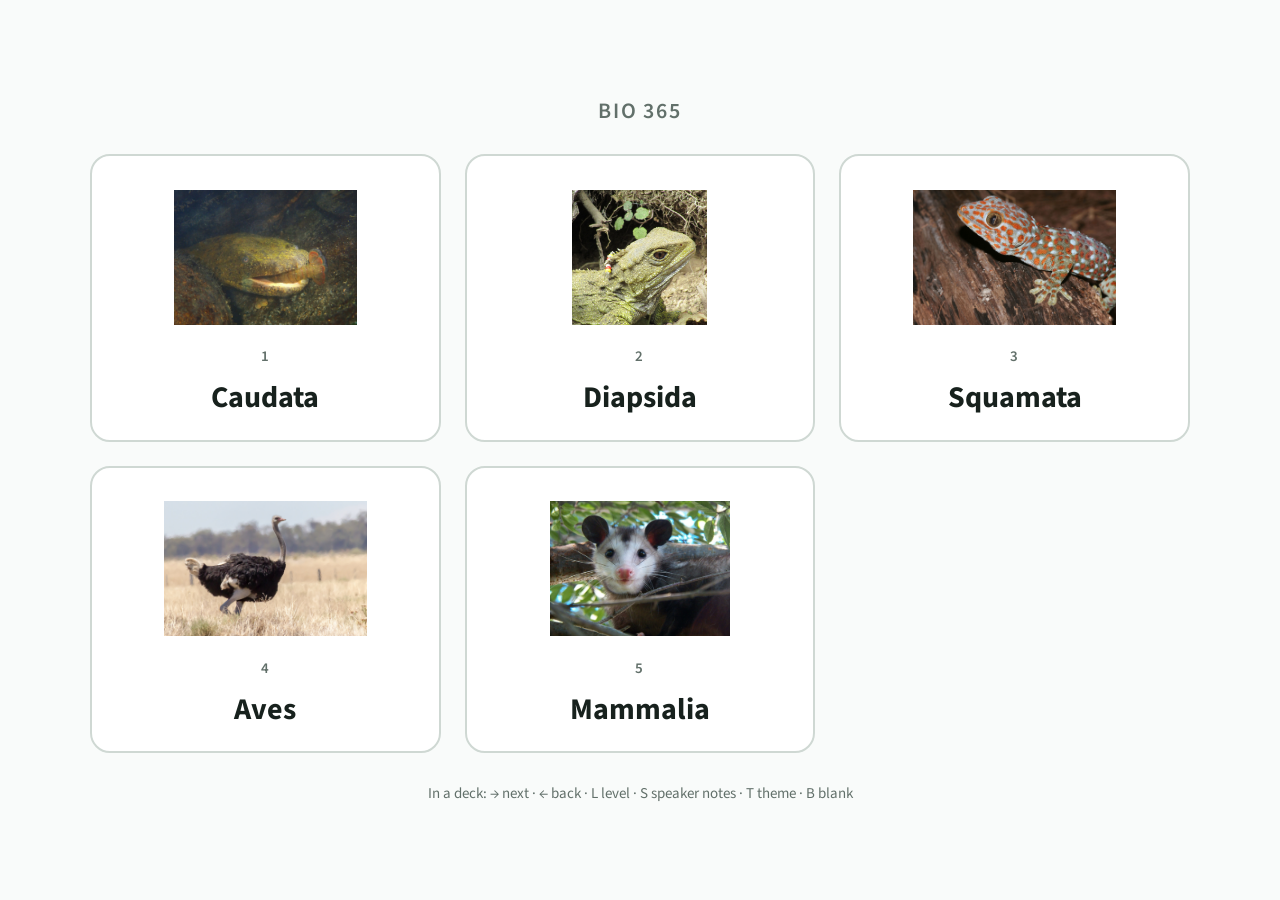
<file: index.html>
<!doctype html>
<html lang="en">
<head>
<meta charset="utf-8">
<meta name="viewport" content="width=device-width, initial-scale=1">
<title>BIO 365 lectures</title>
<meta name="description" content="Five lecture decks for BIO 365 comparative vertebrate anatomy: salamanders, turtles and crocodylians and tuatara, squamates, birds, mammals.">
<link rel="preconnect" href="https://fonts.googleapis.com">
<link rel="preconnect" href="https://fonts.gstatic.com" crossorigin>
<link rel="stylesheet" href="https://fonts.googleapis.com/css2?family=Source+Sans+3:wght@400;600;700&display=swap">
<style>
  :root { --board: #f9fbfa; --card: #ffffff; --ink: #17211d; --muted: #62706a; --rule: #cfd8d3; --accent-ink: #8a6100; color-scheme: light; }
  @media (prefers-color-scheme: dark) {
    :root:not([data-theme="light"]) { --board: #1b2823; --card: #24352e; --ink: #edece3; --muted: #919d97; --rule: #34463e; --accent-ink: #f5d76e; color-scheme: dark; }
  }
  :root[data-theme="dark"] { --board: #1b2823; --card: #24352e; --ink: #edece3; --muted: #919d97; --rule: #34463e; --accent-ink: #f5d76e; color-scheme: dark; }
  *, *::before, *::after { box-sizing: border-box; }
  html, body { margin: 0; min-height: 100%; }
  body { min-height: 100vh; display: grid; place-items: center; padding: 32px 16px; background: var(--board); color: var(--ink); font: 18px/1.4 "Source Sans 3", "Segoe UI", system-ui, sans-serif; }
  main { width: 100%; max-width: 1100px; }
  h1 { margin: 0 0 28px; font-weight: 600; font-size: 22px; letter-spacing: 0.08em; color: var(--muted); text-align: center; }
  .tiles { display: grid; grid-template-columns: repeat(auto-fit, minmax(300px, 1fr)); gap: 24px; }
  .tile { display: flex; flex-direction: column; align-items: center; gap: 14px; padding: 26px 22px 24px; color: var(--ink); text-decoration: none; background: var(--card); border: 2px solid var(--rule); border-radius: 20px; transition: border-color 0.2s, transform 0.2s; }
  .tile:hover { border-color: var(--accent-ink); transform: translateY(-2px); }
  .tile:focus-visible { outline: 3px solid var(--accent-ink); outline-offset: 3px; }
  .pic { height: 150px; width: 100%; display: grid; place-items: center; border-radius: 12px; background: #fff; }
  .pic img { max-height: 135px; max-width: 92%; object-fit: contain; }
  .n { font-weight: 600; font-size: 15px; letter-spacing: 0.08em; color: var(--muted); }
  .name { font-weight: 700; font-size: 30px; line-height: 1.15; text-align: center; }
  .keys { margin: 30px 0 0; font-size: 15px; color: var(--muted); text-align: center; }
  @media (prefers-reduced-motion: reduce) { .tile { transition: none; } .tile:hover { transform: none; } }
</style>
</head>
<body>
<main>
  <h1>BIO 365</h1>
  <nav class="tiles" aria-label="Lectures">
    <a class="tile" href="caudata/"><span class="pic"><img src="caudata/img/ph_Cryptobranchus.jpg" alt=""></span><span class="n">1</span><span class="name">Caudata</span></a>
    <a class="tile" href="diapsida/"><span class="pic"><img src="diapsida/img/ph_Sphenodon.jpg" alt=""></span><span class="n">2</span><span class="name">Diapsida</span></a>
    <a class="tile" href="squamata/"><span class="pic"><img src="squamata/img/ph_Gekko.jpg" alt=""></span><span class="n">3</span><span class="name">Squamata</span></a>
    <a class="tile" href="aves/"><span class="pic"><img src="aves/img/ph_Struthio.jpg" alt=""></span><span class="n">4</span><span class="name">Aves</span></a>
    <a class="tile" href="mammalia/"><span class="pic"><img src="mammalia/img/ph_Didelphis.jpg" alt=""></span><span class="n">5</span><span class="name">Mammalia</span></a>
  </nav>
  <p class="keys">In a deck: → next · ← back · L level · S speaker notes · T theme · B blank</p>
</main>
</body>
</html>
</file>
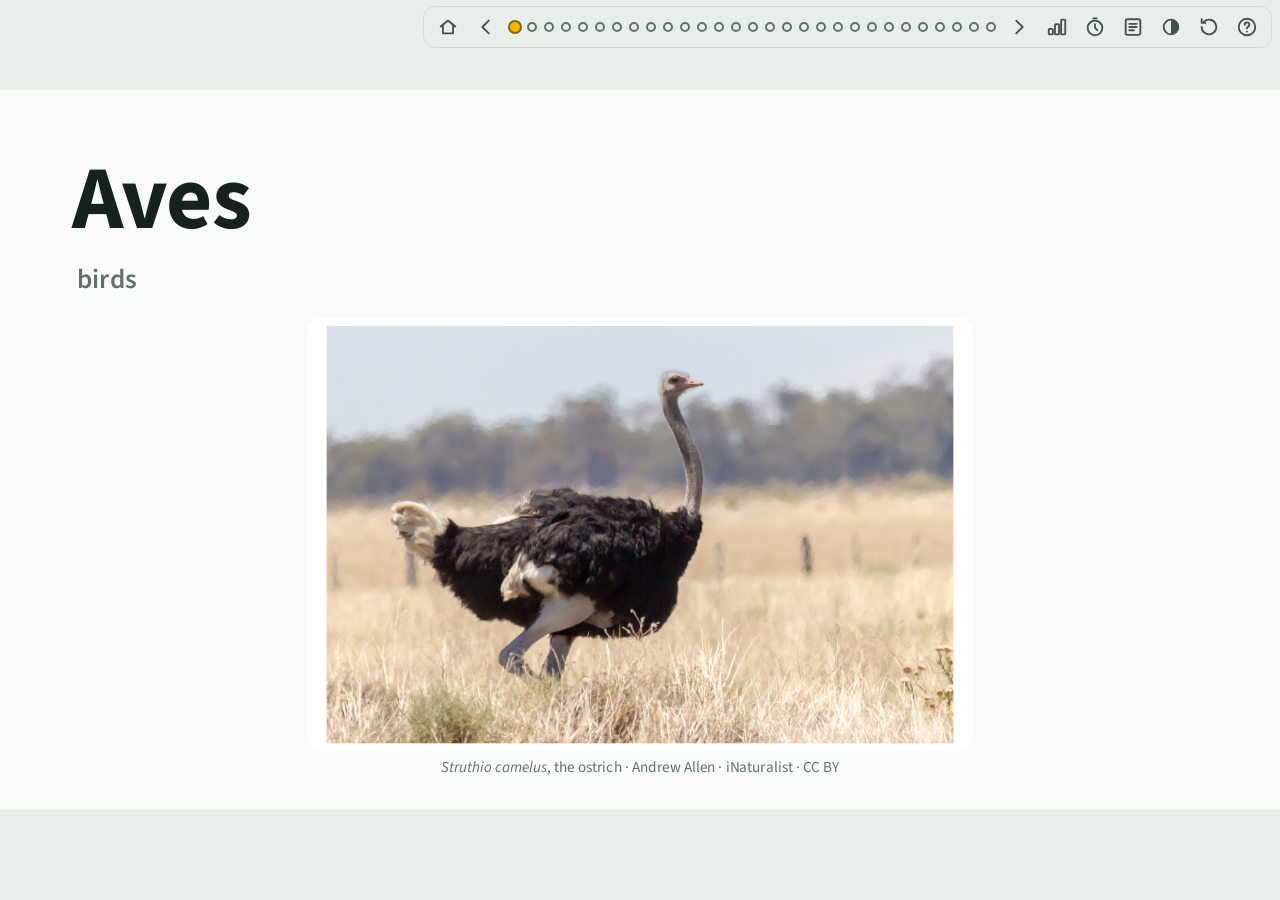
<file: aves/index.html>
<!doctype html>
<html lang="en">
<head>
<meta charset="utf-8">
<meta name="viewport" content="width=device-width, initial-scale=1, viewport-fit=cover">
<title>Aves</title>
<meta name="description" content="BIO 365 lecture 4 of 5: birds.">
<link rel="preconnect" href="https://fonts.googleapis.com">
<link rel="preconnect" href="https://fonts.gstatic.com" crossorigin>
<link rel="stylesheet" href="https://fonts.googleapis.com/css2?family=Source+Sans+3:ital,wght@0,400;0,600;0,700;1,600;1,700&display=swap">
<link rel="stylesheet" href="../shared/css/deck.css">
</head>
<body>
<h1 class="sr-only">Aves</h1>
<main id="stage"></main>

<nav class="ctl" aria-label="Deck">
  <a class="home" href="../" title="All lectures" aria-label="All lectures"><svg viewBox="0 0 24 24"><path d="M4 11.5 12 5l8 6.5M6.5 10v9h11v-9"/></svg></a>
  <span id="clock" class="clock" hidden></span>
  <button type="button" id="prev" title="Back (←)" aria-label="Back"><svg viewBox="0 0 24 24"><path d="M15 5l-7 7 7 7"/></svg></button>
  <div id="dots" class="dots"></div>
  <button type="button" id="next" title="Next (→, space)" aria-label="Next"><svg viewBox="0 0 24 24"><path d="M9 5l7 7-7 7"/></svg></button>
  <button type="button" id="level" data-n="1" title="Level (L)" aria-label="Level"><svg viewBox="0 0 24 24"><rect x="3" y="14" width="4.5" height="6" rx="1" class="l1"/><rect x="9.75" y="9" width="4.5" height="11" rx="1" class="l2"/><rect x="16.5" y="4" width="4.5" height="16" rx="1" class="l3"/></svg></button>
  <button type="button" id="answers" hidden aria-label="Answers"></button>
  <button type="button" id="clockbtn" title="Clock (C)" aria-label="Clock"><svg viewBox="0 0 24 24"><circle cx="12" cy="13" r="8"/><path d="M12 9v4l2.5 2.5M10 2.5h4"/></svg></button>
  <button type="button" id="notesbtn" title="Speaker notes (S)" aria-label="Speaker notes"><svg viewBox="0 0 24 24"><rect x="4" y="3.5" width="16" height="17" rx="2"/><path d="M8 8.5h8M8 12h8M8 15.5h5"/></svg></button>
  <button type="button" id="theme" title="Whiteboard / chalkboard (T)" aria-label="Chalkboard"><svg viewBox="0 0 24 24"><circle cx="12" cy="12" r="8"/><path d="M12 4a8 8 0 0 1 0 16z" class="solid"/></svg></button>
  <button type="button" id="reset" title="Start over (click twice)" aria-label="Start over"><svg viewBox="0 0 24 24"><path d="M4 12a8 8 0 1 0 2.5-5.8"/><path d="M4 3.5v4h4"/></svg></button>
  <button type="button" id="help" title="Keys (?)" aria-label="Keys"><svg viewBox="0 0 24 24"><circle cx="12" cy="12" r="9"/><path d="M9.5 9.5a2.5 2.5 0 1 1 3.5 2.3c-.7.3-1 .9-1 1.7M12 17h.01"/></svg></button>
</nav>

<div id="helpbox" class="helpbox" hidden>
  <dl>
    <dt>→ space</dt><dd>next (clicker: page down)</dd>
    <dt>←</dt><dd>back</dd>
    <dt>[ ]</dt><dd>previous / next slide</dd>
    <dt>L</dt><dd>level: condensed · expanded · full</dd>
    <dt>S</dt><dd>speaker notes in a second window</dd>
    <dt>T · B · C</dt><dd>theme · blank screen · clock</dd>
  </dl>
</div>
<div id="blank" class="blank" hidden></div>
<div class="rotate" aria-hidden="true"><svg viewBox="0 0 24 24"><rect x="7" y="2.5" width="10" height="17" rx="2"/><path d="M20 15a8 8 0 0 1-6 6.5M16.5 21.5l-2.5 0 1-2.4"/></svg></div>

<noscript><p class="noscript">This page needs JavaScript.</p></noscript>
<script src="../shared/js/deck.js"></script>
<script src="../shared/js/parts/util.js"></script>
<script src="../shared/js/parts/intro.js"></script>
<script src="../shared/js/parts/plate.js"></script>
<script src="../shared/js/parts/fig.js"></script>
<script src="../shared/js/coursetree.js"></script>
<script src="../shared/js/parts/tree.js"></script>
<script src="../shared/js/parts/extra.js"></script>
<script src="../shared/js/kit.js"></script>
<script src="js/dims.js"></script>
<script src="js/content.js"></script>
<script>Deck.start(window.DECK);</script>
</body>
</html>
</file>
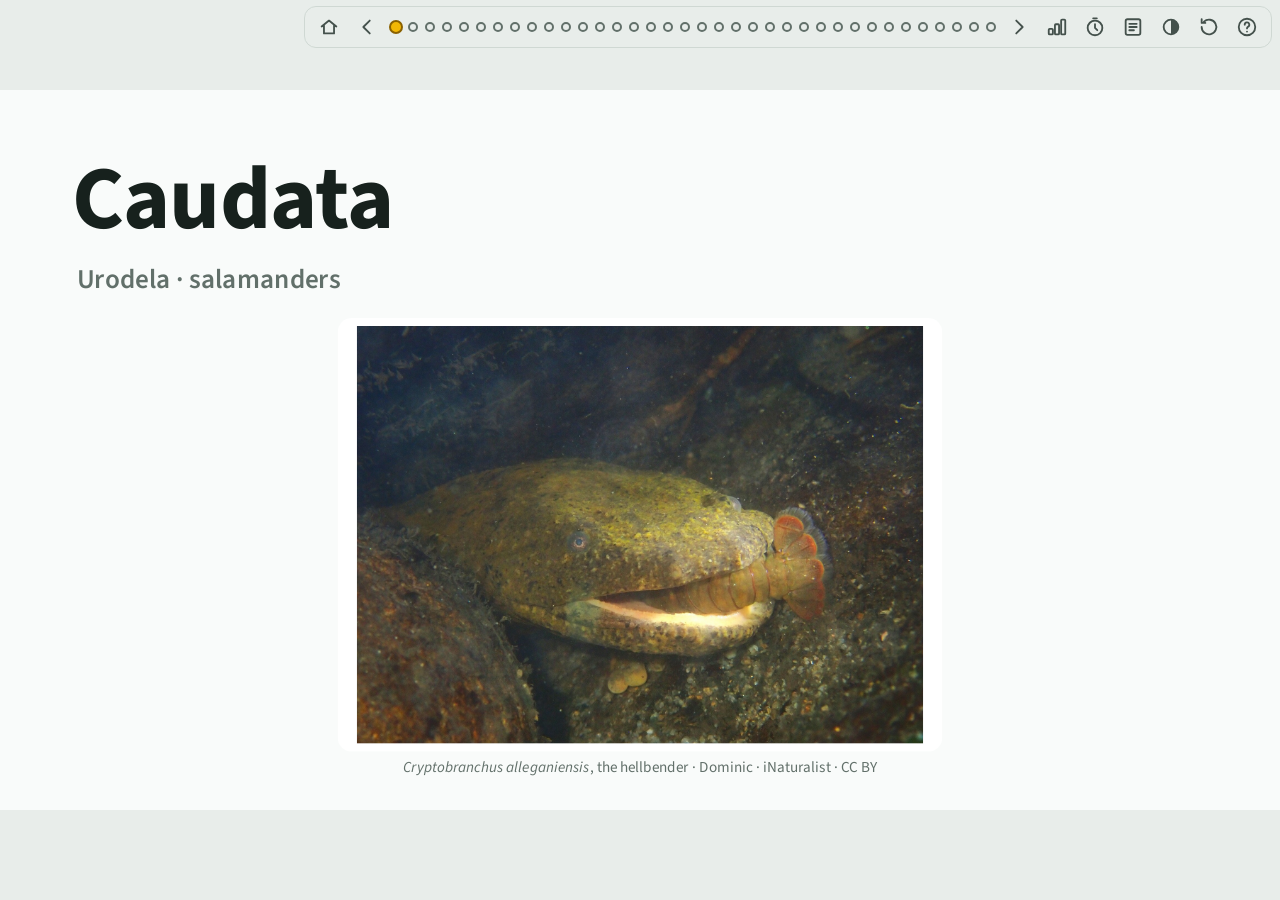
<file: caudata/index.html>
<!doctype html>
<html lang="en">
<head>
<meta charset="utf-8">
<meta name="viewport" content="width=device-width, initial-scale=1, viewport-fit=cover">
<title>Caudata</title>
<meta name="description" content="BIO 365 lecture 1 of 5: salamanders.">
<link rel="preconnect" href="https://fonts.googleapis.com">
<link rel="preconnect" href="https://fonts.gstatic.com" crossorigin>
<link rel="stylesheet" href="https://fonts.googleapis.com/css2?family=Source+Sans+3:ital,wght@0,400;0,600;0,700;1,600;1,700&display=swap">
<link rel="stylesheet" href="../shared/css/deck.css">
</head>
<body>
<h1 class="sr-only">Caudata</h1>
<main id="stage"></main>

<nav class="ctl" aria-label="Deck">
  <a class="home" href="../" title="All lectures" aria-label="All lectures"><svg viewBox="0 0 24 24"><path d="M4 11.5 12 5l8 6.5M6.5 10v9h11v-9"/></svg></a>
  <span id="clock" class="clock" hidden></span>
  <button type="button" id="prev" title="Back (←)" aria-label="Back"><svg viewBox="0 0 24 24"><path d="M15 5l-7 7 7 7"/></svg></button>
  <div id="dots" class="dots"></div>
  <button type="button" id="next" title="Next (→, space)" aria-label="Next"><svg viewBox="0 0 24 24"><path d="M9 5l7 7-7 7"/></svg></button>
  <button type="button" id="level" data-n="1" title="Level (L)" aria-label="Level"><svg viewBox="0 0 24 24"><rect x="3" y="14" width="4.5" height="6" rx="1" class="l1"/><rect x="9.75" y="9" width="4.5" height="11" rx="1" class="l2"/><rect x="16.5" y="4" width="4.5" height="16" rx="1" class="l3"/></svg></button>
  <button type="button" id="answers" hidden aria-label="Answers"></button>
  <button type="button" id="clockbtn" title="Clock (C)" aria-label="Clock"><svg viewBox="0 0 24 24"><circle cx="12" cy="13" r="8"/><path d="M12 9v4l2.5 2.5M10 2.5h4"/></svg></button>
  <button type="button" id="notesbtn" title="Speaker notes (S)" aria-label="Speaker notes"><svg viewBox="0 0 24 24"><rect x="4" y="3.5" width="16" height="17" rx="2"/><path d="M8 8.5h8M8 12h8M8 15.5h5"/></svg></button>
  <button type="button" id="theme" title="Whiteboard / chalkboard (T)" aria-label="Chalkboard"><svg viewBox="0 0 24 24"><circle cx="12" cy="12" r="8"/><path d="M12 4a8 8 0 0 1 0 16z" class="solid"/></svg></button>
  <button type="button" id="reset" title="Start over (click twice)" aria-label="Start over"><svg viewBox="0 0 24 24"><path d="M4 12a8 8 0 1 0 2.5-5.8"/><path d="M4 3.5v4h4"/></svg></button>
  <button type="button" id="help" title="Keys (?)" aria-label="Keys"><svg viewBox="0 0 24 24"><circle cx="12" cy="12" r="9"/><path d="M9.5 9.5a2.5 2.5 0 1 1 3.5 2.3c-.7.3-1 .9-1 1.7M12 17h.01"/></svg></button>
</nav>

<div id="helpbox" class="helpbox" hidden>
  <dl>
    <dt>→ space</dt><dd>next (clicker: page down)</dd>
    <dt>←</dt><dd>back</dd>
    <dt>[ ]</dt><dd>previous / next slide</dd>
    <dt>L</dt><dd>level: condensed · expanded · full</dd>
    <dt>S</dt><dd>speaker notes in a second window</dd>
    <dt>T · B · C</dt><dd>theme · blank screen · clock</dd>
  </dl>
</div>
<div id="blank" class="blank" hidden></div>
<div class="rotate" aria-hidden="true"><svg viewBox="0 0 24 24"><rect x="7" y="2.5" width="10" height="17" rx="2"/><path d="M20 15a8 8 0 0 1-6 6.5M16.5 21.5l-2.5 0 1-2.4"/></svg></div>

<noscript><p class="noscript">This page needs JavaScript.</p></noscript>
<script src="../shared/js/deck.js"></script>
<script src="../shared/js/parts/util.js"></script>
<script src="../shared/js/parts/intro.js"></script>
<script src="../shared/js/parts/plate.js"></script>
<script src="../shared/js/parts/fig.js"></script>
<script src="../shared/js/coursetree.js"></script>
<script src="../shared/js/parts/tree.js"></script>
<script src="../shared/js/parts/extra.js"></script>
<script src="../shared/js/kit.js"></script>
<script src="js/dims.js"></script>
<script src="js/content.js"></script>
<script>Deck.start(window.DECK);</script>
</body>
</html>
</file>
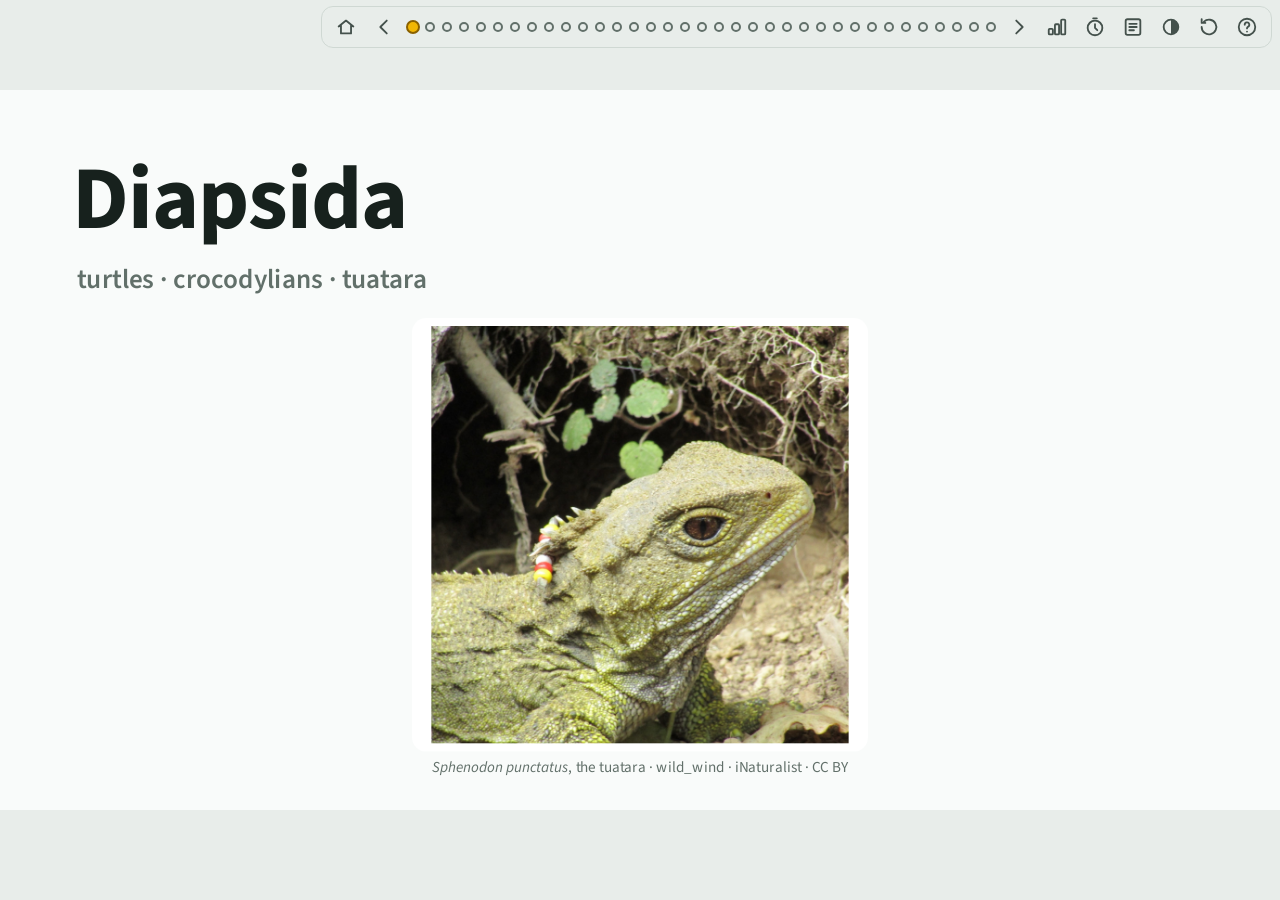
<file: diapsida/index.html>
<!doctype html>
<html lang="en">
<head>
<meta charset="utf-8">
<meta name="viewport" content="width=device-width, initial-scale=1, viewport-fit=cover">
<title>Diapsida</title>
<meta name="description" content="BIO 365 lecture 2 of 5: Testudines, Crocodylia and Sphenodon.">
<link rel="preconnect" href="https://fonts.googleapis.com">
<link rel="preconnect" href="https://fonts.gstatic.com" crossorigin>
<link rel="stylesheet" href="https://fonts.googleapis.com/css2?family=Source+Sans+3:ital,wght@0,400;0,600;0,700;1,600;1,700&display=swap">
<link rel="stylesheet" href="../shared/css/deck.css">
</head>
<body>
<h1 class="sr-only">Diapsida</h1>
<main id="stage"></main>

<nav class="ctl" aria-label="Deck">
  <a class="home" href="../" title="All lectures" aria-label="All lectures"><svg viewBox="0 0 24 24"><path d="M4 11.5 12 5l8 6.5M6.5 10v9h11v-9"/></svg></a>
  <span id="clock" class="clock" hidden></span>
  <button type="button" id="prev" title="Back (←)" aria-label="Back"><svg viewBox="0 0 24 24"><path d="M15 5l-7 7 7 7"/></svg></button>
  <div id="dots" class="dots"></div>
  <button type="button" id="next" title="Next (→, space)" aria-label="Next"><svg viewBox="0 0 24 24"><path d="M9 5l7 7-7 7"/></svg></button>
  <button type="button" id="level" data-n="1" title="Level (L)" aria-label="Level"><svg viewBox="0 0 24 24"><rect x="3" y="14" width="4.5" height="6" rx="1" class="l1"/><rect x="9.75" y="9" width="4.5" height="11" rx="1" class="l2"/><rect x="16.5" y="4" width="4.5" height="16" rx="1" class="l3"/></svg></button>
  <button type="button" id="answers" hidden aria-label="Answers"></button>
  <button type="button" id="clockbtn" title="Clock (C)" aria-label="Clock"><svg viewBox="0 0 24 24"><circle cx="12" cy="13" r="8"/><path d="M12 9v4l2.5 2.5M10 2.5h4"/></svg></button>
  <button type="button" id="notesbtn" title="Speaker notes (S)" aria-label="Speaker notes"><svg viewBox="0 0 24 24"><rect x="4" y="3.5" width="16" height="17" rx="2"/><path d="M8 8.5h8M8 12h8M8 15.5h5"/></svg></button>
  <button type="button" id="theme" title="Whiteboard / chalkboard (T)" aria-label="Chalkboard"><svg viewBox="0 0 24 24"><circle cx="12" cy="12" r="8"/><path d="M12 4a8 8 0 0 1 0 16z" class="solid"/></svg></button>
  <button type="button" id="reset" title="Start over (click twice)" aria-label="Start over"><svg viewBox="0 0 24 24"><path d="M4 12a8 8 0 1 0 2.5-5.8"/><path d="M4 3.5v4h4"/></svg></button>
  <button type="button" id="help" title="Keys (?)" aria-label="Keys"><svg viewBox="0 0 24 24"><circle cx="12" cy="12" r="9"/><path d="M9.5 9.5a2.5 2.5 0 1 1 3.5 2.3c-.7.3-1 .9-1 1.7M12 17h.01"/></svg></button>
</nav>

<div id="helpbox" class="helpbox" hidden>
  <dl>
    <dt>→ space</dt><dd>next (clicker: page down)</dd>
    <dt>←</dt><dd>back</dd>
    <dt>[ ]</dt><dd>previous / next slide</dd>
    <dt>L</dt><dd>level: condensed · expanded · full</dd>
    <dt>S</dt><dd>speaker notes in a second window</dd>
    <dt>T · B · C</dt><dd>theme · blank screen · clock</dd>
  </dl>
</div>
<div id="blank" class="blank" hidden></div>
<div class="rotate" aria-hidden="true"><svg viewBox="0 0 24 24"><rect x="7" y="2.5" width="10" height="17" rx="2"/><path d="M20 15a8 8 0 0 1-6 6.5M16.5 21.5l-2.5 0 1-2.4"/></svg></div>

<noscript><p class="noscript">This page needs JavaScript.</p></noscript>
<script src="../shared/js/deck.js"></script>
<script src="../shared/js/parts/util.js"></script>
<script src="../shared/js/parts/intro.js"></script>
<script src="../shared/js/parts/plate.js"></script>
<script src="../shared/js/parts/fig.js"></script>
<script src="../shared/js/coursetree.js"></script>
<script src="../shared/js/parts/tree.js"></script>
<script src="../shared/js/parts/extra.js"></script>
<script src="../shared/js/kit.js"></script>
<script src="js/dims.js"></script>
<script src="js/content.js"></script>
<script>Deck.start(window.DECK);</script>
</body>
</html>
</file>
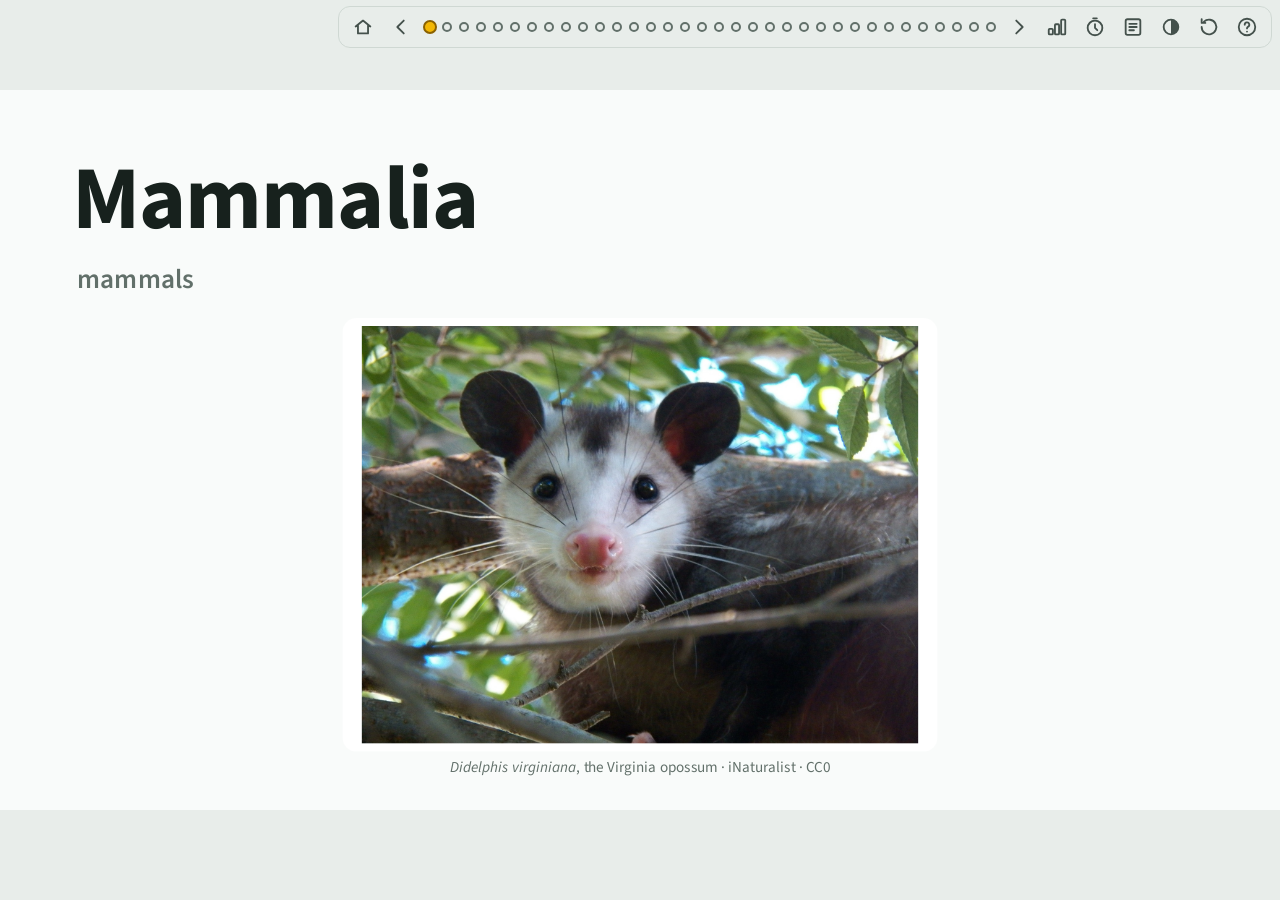
<file: mammalia/index.html>
<!doctype html>
<html lang="en">
<head>
<meta charset="utf-8">
<meta name="viewport" content="width=device-width, initial-scale=1, viewport-fit=cover">
<title>Mammalia</title>
<meta name="description" content="BIO 365 lecture 5 of 5: mammals.">
<link rel="preconnect" href="https://fonts.googleapis.com">
<link rel="preconnect" href="https://fonts.gstatic.com" crossorigin>
<link rel="stylesheet" href="https://fonts.googleapis.com/css2?family=Source+Sans+3:ital,wght@0,400;0,600;0,700;1,600;1,700&display=swap">
<link rel="stylesheet" href="../shared/css/deck.css">
</head>
<body>
<h1 class="sr-only">Mammalia</h1>
<main id="stage"></main>

<nav class="ctl" aria-label="Deck">
  <a class="home" href="../" title="All lectures" aria-label="All lectures"><svg viewBox="0 0 24 24"><path d="M4 11.5 12 5l8 6.5M6.5 10v9h11v-9"/></svg></a>
  <span id="clock" class="clock" hidden></span>
  <button type="button" id="prev" title="Back (←)" aria-label="Back"><svg viewBox="0 0 24 24"><path d="M15 5l-7 7 7 7"/></svg></button>
  <div id="dots" class="dots"></div>
  <button type="button" id="next" title="Next (→, space)" aria-label="Next"><svg viewBox="0 0 24 24"><path d="M9 5l7 7-7 7"/></svg></button>
  <button type="button" id="level" data-n="1" title="Level (L)" aria-label="Level"><svg viewBox="0 0 24 24"><rect x="3" y="14" width="4.5" height="6" rx="1" class="l1"/><rect x="9.75" y="9" width="4.5" height="11" rx="1" class="l2"/><rect x="16.5" y="4" width="4.5" height="16" rx="1" class="l3"/></svg></button>
  <button type="button" id="answers" hidden aria-label="Answers"></button>
  <button type="button" id="clockbtn" title="Clock (C)" aria-label="Clock"><svg viewBox="0 0 24 24"><circle cx="12" cy="13" r="8"/><path d="M12 9v4l2.5 2.5M10 2.5h4"/></svg></button>
  <button type="button" id="notesbtn" title="Speaker notes (S)" aria-label="Speaker notes"><svg viewBox="0 0 24 24"><rect x="4" y="3.5" width="16" height="17" rx="2"/><path d="M8 8.5h8M8 12h8M8 15.5h5"/></svg></button>
  <button type="button" id="theme" title="Whiteboard / chalkboard (T)" aria-label="Chalkboard"><svg viewBox="0 0 24 24"><circle cx="12" cy="12" r="8"/><path d="M12 4a8 8 0 0 1 0 16z" class="solid"/></svg></button>
  <button type="button" id="reset" title="Start over (click twice)" aria-label="Start over"><svg viewBox="0 0 24 24"><path d="M4 12a8 8 0 1 0 2.5-5.8"/><path d="M4 3.5v4h4"/></svg></button>
  <button type="button" id="help" title="Keys (?)" aria-label="Keys"><svg viewBox="0 0 24 24"><circle cx="12" cy="12" r="9"/><path d="M9.5 9.5a2.5 2.5 0 1 1 3.5 2.3c-.7.3-1 .9-1 1.7M12 17h.01"/></svg></button>
</nav>

<div id="helpbox" class="helpbox" hidden>
  <dl>
    <dt>→ space</dt><dd>next (clicker: page down)</dd>
    <dt>←</dt><dd>back</dd>
    <dt>[ ]</dt><dd>previous / next slide</dd>
    <dt>L</dt><dd>level: condensed · expanded · full</dd>
    <dt>S</dt><dd>speaker notes in a second window</dd>
    <dt>T · B · C</dt><dd>theme · blank screen · clock</dd>
  </dl>
</div>
<div id="blank" class="blank" hidden></div>
<div class="rotate" aria-hidden="true"><svg viewBox="0 0 24 24"><rect x="7" y="2.5" width="10" height="17" rx="2"/><path d="M20 15a8 8 0 0 1-6 6.5M16.5 21.5l-2.5 0 1-2.4"/></svg></div>

<noscript><p class="noscript">This page needs JavaScript.</p></noscript>
<script src="../shared/js/deck.js"></script>
<script src="../shared/js/parts/util.js"></script>
<script src="../shared/js/parts/intro.js"></script>
<script src="../shared/js/parts/plate.js"></script>
<script src="../shared/js/parts/fig.js"></script>
<script src="../shared/js/coursetree.js"></script>
<script src="../shared/js/parts/tree.js"></script>
<script src="../shared/js/parts/extra.js"></script>
<script src="../shared/js/kit.js"></script>
<script src="js/dims.js"></script>
<script src="js/content.js"></script>
<script>Deck.start(window.DECK);</script>
</body>
</html>
</file>
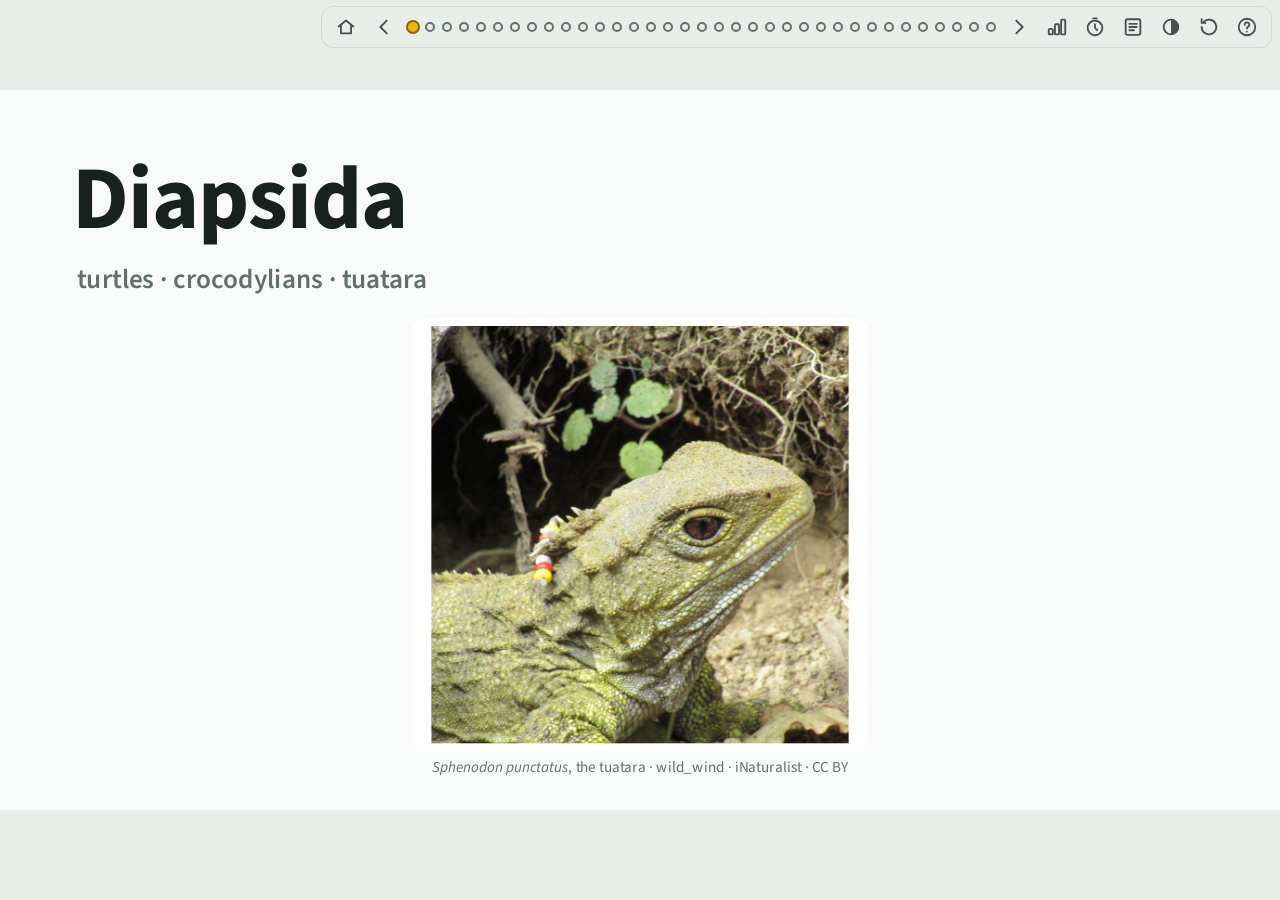
<file: reptiles/index.html>
<!doctype html>
<html lang="en">
<head>
<meta charset="utf-8">
<title>Diapsida</title>
<meta name="viewport" content="width=device-width, initial-scale=1">
<script>location.replace('../diapsida/' + location.hash);</script>
<meta http-equiv="refresh" content="0; url=../diapsida/">
</head>
<body><p>This lecture moved to <a href="../diapsida/">diapsida/</a>.</p></body>
</html>
</file>
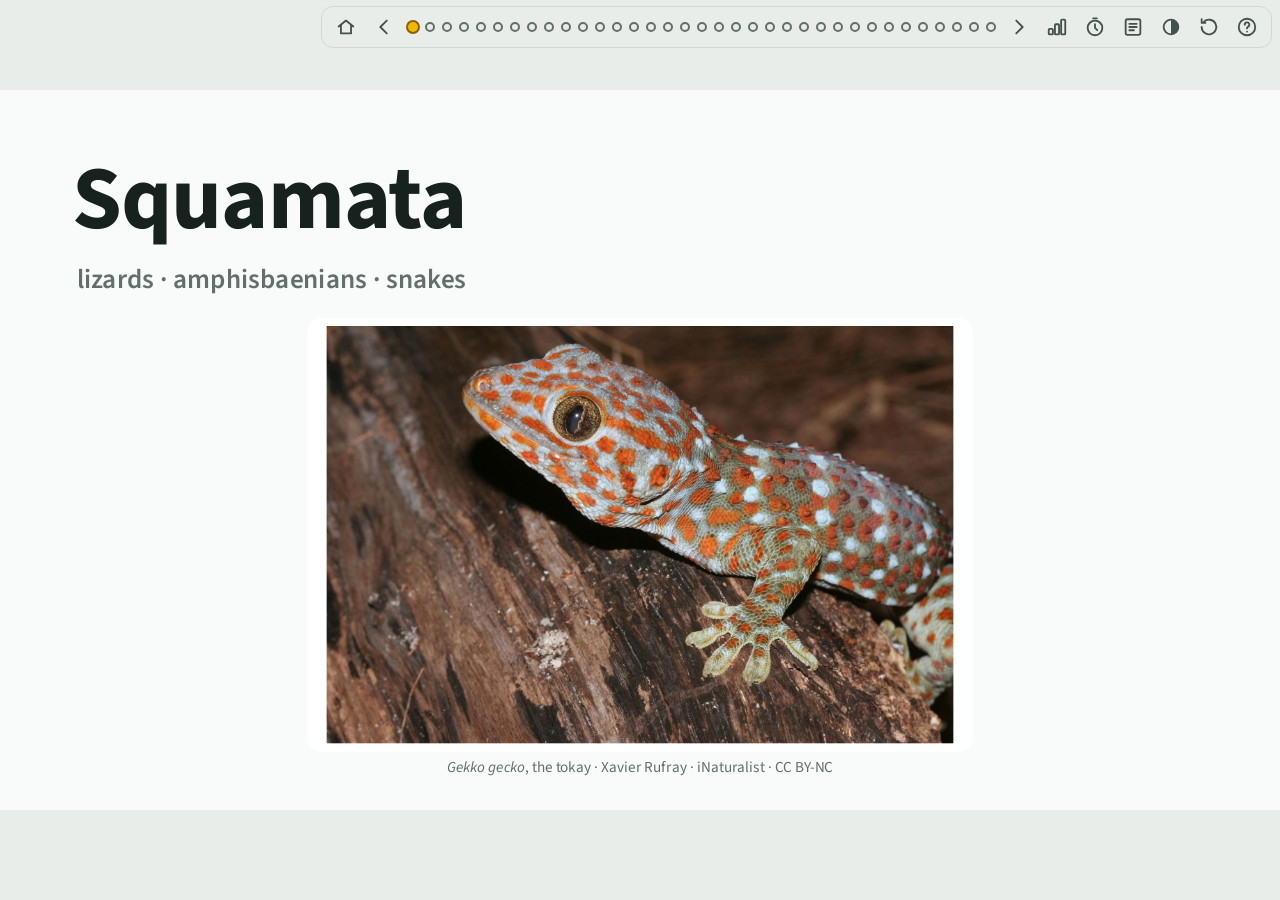
<file: squamata/index.html>
<!doctype html>
<html lang="en">
<head>
<meta charset="utf-8">
<meta name="viewport" content="width=device-width, initial-scale=1, viewport-fit=cover">
<title>Squamata</title>
<meta name="description" content="BIO 365 lecture 3 of 5: lizards and snakes.">
<link rel="preconnect" href="https://fonts.googleapis.com">
<link rel="preconnect" href="https://fonts.gstatic.com" crossorigin>
<link rel="stylesheet" href="https://fonts.googleapis.com/css2?family=Source+Sans+3:ital,wght@0,400;0,600;0,700;1,600;1,700&display=swap">
<link rel="stylesheet" href="../shared/css/deck.css">
</head>
<body>
<h1 class="sr-only">Squamata</h1>
<main id="stage"></main>

<nav class="ctl" aria-label="Deck">
  <a class="home" href="../" title="All lectures" aria-label="All lectures"><svg viewBox="0 0 24 24"><path d="M4 11.5 12 5l8 6.5M6.5 10v9h11v-9"/></svg></a>
  <span id="clock" class="clock" hidden></span>
  <button type="button" id="prev" title="Back (←)" aria-label="Back"><svg viewBox="0 0 24 24"><path d="M15 5l-7 7 7 7"/></svg></button>
  <div id="dots" class="dots"></div>
  <button type="button" id="next" title="Next (→, space)" aria-label="Next"><svg viewBox="0 0 24 24"><path d="M9 5l7 7-7 7"/></svg></button>
  <button type="button" id="level" data-n="1" title="Level (L)" aria-label="Level"><svg viewBox="0 0 24 24"><rect x="3" y="14" width="4.5" height="6" rx="1" class="l1"/><rect x="9.75" y="9" width="4.5" height="11" rx="1" class="l2"/><rect x="16.5" y="4" width="4.5" height="16" rx="1" class="l3"/></svg></button>
  <button type="button" id="answers" hidden aria-label="Answers"></button>
  <button type="button" id="clockbtn" title="Clock (C)" aria-label="Clock"><svg viewBox="0 0 24 24"><circle cx="12" cy="13" r="8"/><path d="M12 9v4l2.5 2.5M10 2.5h4"/></svg></button>
  <button type="button" id="notesbtn" title="Speaker notes (S)" aria-label="Speaker notes"><svg viewBox="0 0 24 24"><rect x="4" y="3.5" width="16" height="17" rx="2"/><path d="M8 8.5h8M8 12h8M8 15.5h5"/></svg></button>
  <button type="button" id="theme" title="Whiteboard / chalkboard (T)" aria-label="Chalkboard"><svg viewBox="0 0 24 24"><circle cx="12" cy="12" r="8"/><path d="M12 4a8 8 0 0 1 0 16z" class="solid"/></svg></button>
  <button type="button" id="reset" title="Start over (click twice)" aria-label="Start over"><svg viewBox="0 0 24 24"><path d="M4 12a8 8 0 1 0 2.5-5.8"/><path d="M4 3.5v4h4"/></svg></button>
  <button type="button" id="help" title="Keys (?)" aria-label="Keys"><svg viewBox="0 0 24 24"><circle cx="12" cy="12" r="9"/><path d="M9.5 9.5a2.5 2.5 0 1 1 3.5 2.3c-.7.3-1 .9-1 1.7M12 17h.01"/></svg></button>
</nav>

<div id="helpbox" class="helpbox" hidden>
  <dl>
    <dt>→ space</dt><dd>next (clicker: page down)</dd>
    <dt>←</dt><dd>back</dd>
    <dt>[ ]</dt><dd>previous / next slide</dd>
    <dt>L</dt><dd>level: condensed · expanded · full</dd>
    <dt>S</dt><dd>speaker notes in a second window</dd>
    <dt>T · B · C</dt><dd>theme · blank screen · clock</dd>
  </dl>
</div>
<div id="blank" class="blank" hidden></div>
<div class="rotate" aria-hidden="true"><svg viewBox="0 0 24 24"><rect x="7" y="2.5" width="10" height="17" rx="2"/><path d="M20 15a8 8 0 0 1-6 6.5M16.5 21.5l-2.5 0 1-2.4"/></svg></div>

<noscript><p class="noscript">This page needs JavaScript.</p></noscript>
<script src="../shared/js/deck.js"></script>
<script src="../shared/js/parts/util.js"></script>
<script src="../shared/js/parts/intro.js"></script>
<script src="../shared/js/parts/plate.js"></script>
<script src="../shared/js/parts/fig.js"></script>
<script src="../shared/js/coursetree.js"></script>
<script src="../shared/js/parts/tree.js"></script>
<script src="../shared/js/parts/extra.js"></script>
<script src="../shared/js/kit.js"></script>
<script src="js/dims.js"></script>
<script src="js/content.js"></script>
<script>Deck.start(window.DECK);</script>
</body>
</html>
</file>
<file: shared/css/deck.css>
/* Whiteboard (light) and chalkboard (dark), the same tokens as the bones deck. The stage is 1600 × 900 px and scaled to fit, so every size below is
 * in stage pixels. Nothing on stage is smaller than 19px (≈2.2% of height). */
:root {
  --ground: #e8edea;
  --board: #f9fbfa;
  --board-2: #eef2f0;
  --card: #ffffff;
  --veil: rgba(249, 251, 250, 0.86);
  --ink: #17211d;
  --ink-2: #44514c;
  --muted: #62706a;
  --rule: #cfd8d3;
  --accent: #f2b705;
  --accent-ink: #8a6100;
  --accent-soft: rgba(242, 183, 5, 0.12);
  --hide: #d5dfd9;
  --hide-far: #b8c6be;
  --outline: #17211d;
  --critical: #d03b3b;
  --font-ui: "Source Sans 3", "Source Sans Pro", "Segoe UI", system-ui, sans-serif;
  color-scheme: light;
}
@media (prefers-color-scheme: dark) {
  :root:not([data-theme="light"]) {
    --ground: #141e1a; --board: #1b2823; --board-2: #22312b; --card: #24352e; --veil: rgba(27, 40, 35, 0.88);
    --ink: #edece3; --ink-2: #c4c9c0; --muted: #919d97; --rule: #34463e;
    --accent: #f5d76e; --accent-ink: #f5d76e; --accent-soft: rgba(245, 215, 110, 0.10);
    --hide: #34463f; --hide-far: #2a3934; --outline: #edeade; --critical: #ff8b7e;
    color-scheme: dark;
  }
}
:root[data-theme="dark"] {
  --ground: #141e1a; --board: #1b2823; --board-2: #22312b; --card: #24352e; --veil: rgba(27, 40, 35, 0.88);
  --ink: #edece3; --ink-2: #c4c9c0; --muted: #919d97; --rule: #34463e;
  --accent: #f5d76e; --accent-ink: #f5d76e; --accent-soft: rgba(245, 215, 110, 0.10);
  --hide: #34463f; --hide-far: #2a3934; --outline: #edeade; --critical: #ff8b7e;
  color-scheme: dark;
}

*, *::before, *::after { box-sizing: border-box; }
html, body { height: 100%; margin: 0; overflow: hidden; }
body { background: var(--ground); color: var(--ink); font: 17px/1.4 var(--font-ui); }
.sr-only { position: absolute; width: 1px; height: 1px; overflow: hidden; clip: rect(0 0 0 0); white-space: nowrap; }
:focus-visible { outline: 3px solid var(--accent-ink); outline-offset: 2px; }
button, input { font: inherit; color: inherit; }
body:not(.answers) .ans-only { display: none !important; }
.noscript { padding: 20px; }

@keyframes rise { from { opacity: 0; transform: translateY(14px); } to { opacity: 1; transform: none; } }
@keyframes pop { from { opacity: 0; transform: scale(0.6); } to { opacity: 1; transform: none; } }
@keyframes strike { from { background-size: 0% 5px; } to { background-size: 100% 5px; } }
@keyframes pulse { 50% { opacity: 0.45; } }
@keyframes draw { from { stroke-dashoffset: 3000; } to { stroke-dashoffset: 0; } }

/* ---------- stage ---------- */
#stage {
  position: absolute; left: 0; top: 0; width: 1600px; height: 900px; transform-origin: 0 0; overflow: hidden;
  background: var(--board); color: var(--ink); font: 24px/1.3 var(--font-ui);
  user-select: none; -webkit-user-select: none;
}
.seg { position: absolute; inset: 0; }
.seg.off { display: none; }
.item { position: absolute; transition: opacity 0.35s ease; }
.item.off { opacity: 0; visibility: hidden; pointer-events: none; transition: opacity 0.25s ease, visibility 0s linear 0.25s; }

.prompt {
  position: absolute; left: 0; right: 0; top: 790px; height: 110px; z-index: 4;
  display: flex; align-items: center; justify-content: center; gap: 26px; padding: 0 120px; pointer-events: none;
}
.prompt-text { font: 600 44px/1.15 var(--font-ui); text-align: center; }
.prompt-text em { font-style: normal; color: var(--accent-ink); }
.prompt-text s {
  text-decoration: none; color: var(--muted);
  background: linear-gradient(var(--critical), var(--critical)) no-repeat 0 58% / 100% 5px;
}
.prompt-text .after { margin-left: 0.35em; }
.prompt.play .prompt-text { animation: rise 0.45s ease both; }
.prompt.play .prompt-text s { animation: strike 0.5s 0.6s ease both; }
.prompt.play .prompt-text .after { display: inline-block; animation: rise 0.45s 1.2s ease both; }
.eyehint {
  position: absolute; left: 50%; top: 50%; margin: -28px 0 0 -40px; width: 80px; height: 56px; pointer-events: auto;
  display: grid; place-items: center; border-radius: 28px; cursor: pointer; padding: 0;
  border: 2px dashed var(--accent-ink); background: var(--accent-soft); color: var(--accent-ink); animation: pulse 2s ease-in-out infinite;
}
.eyehint svg { width: 40px; height: 40px; fill: none; stroke: currentColor; stroke-width: 2; }
.eyehint.off { display: none; }
.tagpill {
  flex: none; padding: 5px 18px; border-radius: 999px; white-space: nowrap;
  font: 600 26px var(--font-ui); color: var(--accent-ink); background: var(--accent-soft); border: 2px solid var(--accent-ink);
}
.tagpill.off { display: none; }
.tagpill.play { animation: rise 0.45s 0.4s ease both; }

/* the five questions, pinned top left */
.rail { position: absolute; left: 26px; top: 8px; z-index: 4; transition: opacity 0.5s; }
.rail.off { opacity: 0; pointer-events: none; }
.rail-title { font: 600 19px var(--font-ui); color: var(--muted); margin-left: 6px; }
.rail-icons { display: flex; gap: 6px; }
.ri { display: flex; flex-direction: column; align-items: center; min-width: 86px; padding: 4px 8px 1px; border-radius: 12px; color: var(--muted); transition: background 0.3s, color 0.3s; }
.ri svg { width: 36px; height: 36px; fill: none; stroke: currentColor; stroke-width: 2; stroke-linecap: round; stroke-linejoin: round; }
.ri span { font: 600 19px/1.2 var(--font-ui); }
.ri.lit { background: var(--accent); color: #1a1405; }

/* ---------- basic parts ---------- */
.item-title { display: flex; flex-direction: column; align-items: center; justify-content: center; gap: 36px; }
.title-text { font: 700 100px/1.05 var(--font-ui); letter-spacing: -0.01em; text-align: center; }
.bone { display: block; height: 280px; width: auto; user-select: none; }
.item-title.play .title-text { animation: rise 0.6s ease both; }

.photo-fig { margin: 0; height: 100%; display: flex; flex-direction: column; align-items: center; gap: 6px; }
.photo { display: block; width: 100%; flex: 1 1 auto; min-height: 0; object-fit: contain; border-radius: 14px; user-select: none; }
.photo-fig figcaption { flex: none; font: 400 19px var(--font-ui); color: var(--muted); }


.bigicons { display: flex; justify-content: center; align-items: center; gap: 36px; height: 100%; }
.bi { display: flex; flex-direction: column; align-items: center; gap: 8px; width: 230px; padding: 26px 0 16px; border-radius: 26px; color: var(--ink-2); opacity: 0; transition: background 0.3s, color 0.3s; }
.bi.on { opacity: 1; }
.bi.lit { background: var(--accent); color: #1a1405; }
.bi.play { animation: rise 0.45s ease both; }
.bi svg { width: 120px; height: 120px; fill: none; stroke: currentColor; stroke-width: 1.6; stroke-linecap: round; stroke-linejoin: round; }
.bi span { font: 600 40px var(--font-ui); }


/* ---------- controls (not scaled) ---------- */
.ctl {
  position: fixed; z-index: 20; top: calc(6px + env(safe-area-inset-top, 0px)); right: 8px;
  display: flex; align-items: center; gap: 2px; padding: 3px 6px;
  background: var(--ground); border: 1px solid var(--rule); border-radius: 12px; transition: opacity 0.5s;
}
.ctl.idle:not(:hover):not(:focus-within) { opacity: 0.12; }
@media (hover: none) { .ctl.idle { opacity: 1; } }
.ctl button {
  display: grid; place-items: center; width: 36px; height: 34px; padding: 0; cursor: pointer;
  border: 1px solid transparent; border-radius: 8px; background: transparent; color: var(--ink-2);
}
.ctl button[hidden] { display: none; }
.ctl button:hover { border-color: var(--rule); color: var(--ink); }
.ctl svg { width: 22px; height: 22px; fill: none; stroke: currentColor; stroke-width: 2; stroke-linecap: round; stroke-linejoin: round; }
#extras[aria-pressed="true"], #clockbtn[aria-pressed="true"] { background: var(--accent); border-color: var(--accent); color: #1a1405; }
#answers .slash { opacity: 0; }
#answers[aria-pressed="true"] .slash { opacity: 1; }
#theme .solid { fill: currentColor; stroke: none; }
#reset.armed { background: var(--critical); color: #fff; }
.dots { display: flex; }
.ctl .dots button { width: 17px; }
.dots button::after { content: ""; width: 10px; height: 10px; border-radius: 50%; border: 2px solid var(--muted); }
.dots button.done::after { background: var(--muted); }
.dots button.here::after { width: 14px; height: 14px; background: var(--accent); border-color: var(--accent-ink); }
.clock { padding: 0 6px; font: 600 16px var(--font-ui); color: var(--ink-2); font-variant-numeric: tabular-nums; }
.clock span { color: var(--muted); }
.clock.late b { color: var(--critical); }

.helpbox {
  position: fixed; right: 12px; top: 56px; z-index: 30; padding: 12px 16px; cursor: pointer; font-size: 15px;
  background: var(--board); border: 1px solid var(--rule); border-radius: 10px; box-shadow: 0 10px 28px rgba(0, 0, 0, 0.18);
}
.helpbox dl { display: grid; grid-template-columns: auto auto; gap: 3px 14px; margin: 0; }
.helpbox dt { font: 600 15px var(--font-ui); text-align: right; }
.helpbox dd { margin: 0; color: var(--ink-2); }
.blank { position: fixed; inset: 0; z-index: 100; background: #000; }
.rotate { display: none; }
@media (orientation: portrait) and (max-width: 700px) {
  .rotate { display: grid; place-items: center; position: fixed; left: 50%; bottom: 40px; width: 64px; height: 64px; margin-left: -32px; color: var(--muted); }
  .rotate svg { width: 48px; height: 48px; fill: none; stroke: currentColor; stroke-width: 1.6; stroke-linecap: round; stroke-linejoin: round; }
}

@media (prefers-reduced-motion: reduce) {
  *, *::before, *::after { animation-duration: 0.01ms !important; animation-delay: 0s !important; transition-duration: 0.01ms !important; transition-delay: 0s !important; }
}

/* ===================================================================
 * Lecture parts. Everything below is stage pixels (1600 × 900).
 * =================================================================== */
.item-cl { inset: 0; width: 1600px; height: 900px; }
em { font-style: normal; color: var(--accent-ink); }
i { font-style: italic; }
mark { background: var(--accent-soft); color: var(--accent-ink); font-style: normal; font-weight: 700; border-bottom: 3px solid var(--accent); padding: 0 4px; border-radius: 4px; }
.grab { cursor: grab; touch-action: none; }
.grab.dragging { cursor: grabbing; z-index: 30; }

/* ---------- shared ---------- */
em { font-style: normal; color: var(--accent-ink); }
i { font-style: italic; }

/* ---------- figure pages (fig) ---------- */
.fg { position: absolute; inset: 0; }
.fg-img { position: absolute; overflow: hidden; border-radius: 10px; background: #fff; box-shadow: 0 0 0 2px var(--rule); }
.fg-img img { display: block; width: 100%; height: 100%; user-select: none; -webkit-user-drag: none; }
.fg-hole { position: absolute; border-radius: 8px; transition: left 0.45s ease, top 0.45s ease, width 0.45s ease, height 0.45s ease, box-shadow 0.45s ease; pointer-events: none; outline: 0; }
.fg-cap { position: absolute; text-align: center; font: 400 19px var(--font-ui); color: var(--muted); }
.fg-pills { position: absolute; left: 1095px; top: 16px; width: 465px; }
.fg-pill { position: absolute; left: 0; width: 100%; height: 64px; display: flex; align-items: center; gap: 14px; padding: 0 22px; text-align: left; cursor: pointer; font: 600 30px/1.05 var(--font-ui); color: var(--ink-2); background: var(--card); border: 2px solid var(--rule); border-radius: 32px; transition: background 0.3s, border-color 0.3s, color 0.3s; }
.fg-pill > i { flex: none; width: 22px; height: 22px; border-radius: 50%; border: 3px solid var(--outline); }
.fg-pill:hover { border-color: var(--accent-ink); }
.fg-pill.on { background: var(--accent); border-color: var(--outline); color: #1a1405; }
.fg-pill { gap: 12px; padding: 0 20px; opacity: 0; pointer-events: none; transform: translateX(14px); transition: opacity 0.35s, transform 0.35s, background 0.3s, border-color 0.3s, color 0.3s; }
.fg-pill.shown { opacity: 1; pointer-events: auto; transform: none; }
.fg-pill svg { flex: none; width: 34px; height: 34px; fill: none; stroke: currentColor; stroke-width: 2; stroke-linecap: round; stroke-linejoin: round; }
.fg-pill.r-else svg, .fg-pill.r-test svg { color: var(--accent-ink); }
.fg-pill.on svg { color: #1a1405; }
.fg-pill.r-claim { border-color: var(--ink-2); }
.fg-pill i.dt { flex: none; width: 22px; height: 22px; border-radius: 50%; border: 3px solid var(--outline); }

/* ---------- plain slides: plate ---------- */
.pl2 { position: absolute; inset: 0; }
.pl2-head { position: absolute; left: 40px; right: 40px; top: 0; height: 84px; display: flex; align-items: center; justify-content: space-between; gap: 28px; }
.pl2-who { display: flex; align-items: baseline; gap: 22px; white-space: nowrap; }
.pl2-who b { font: italic 600 50px/1 var(--font-ui); color: var(--ink); }
.pl2-who span { font: 600 27px var(--font-ui); color: var(--muted); }
.pl2-topic { display: flex; align-items: center; height: 68px; padding: 0 28px; font: 600 31px/1.05 var(--font-ui); color: var(--ink); background: var(--card); border: 2px solid var(--ink-2); border-radius: 34px; }
.pl2-topic.solo { margin: 0 auto; }
.pl2-p { position: absolute; }
.pl2-img { position: absolute; overflow: hidden; border-radius: 10px; background: #fff; box-shadow: 0 0 0 2px var(--rule); }
.pl2-img img { position: absolute; max-width: none; user-select: none; -webkit-user-drag: none; }
/* a live Sketchfab model (K.sf): a dark well whatever the theme, so bone and skin read */
.pl2-3d { background: radial-gradient(ellipse at 50% 40%, #4a4a50, #1c1c1f 75%); }
.pl2-3d iframe { position: absolute; inset: 0; width: 100%; height: 100%; border: 0; }
.pl2-3d-tag { position: absolute; left: 12px; bottom: 10px; z-index: 1; padding: 3px 12px; border-radius: 14px; font: 600 16px/1.3 var(--font-ui); color: #fff; background: rgba(0, 0, 0, 0.45); pointer-events: none; }
.pl2-lab { position: absolute; left: 50%; transform: translateX(-50%); width: max-content; max-width: 100%; text-align: left; display: flex; align-items: center; gap: 10px; min-height: 52px; padding: 6px 18px; font: 600 25px/1.1 var(--font-ui); color: var(--ink-2); background: var(--card); border: 2px solid var(--rule); border-radius: 28px; text-align: left; }
.pl2-lab svg { flex: none; width: 30px; height: 30px; fill: none; stroke: currentColor; stroke-width: 2; stroke-linecap: round; stroke-linejoin: round; }
.pl2-lab.r-else svg, .pl2-lab.r-test svg { color: var(--accent-ink); }
.pl2-lab.r-claim { border-color: var(--ink-2); color: var(--ink); }
.pl2-lab.big { position: static; transform: none; white-space: normal; margin: 0; font-size: 27px; min-height: 60px; padding: 6px 24px; }
.pl2-lab.big.pl2-mid { position: absolute; transform: translateY(-50%); }
.pl2-cap { position: absolute; left: 0; right: 0; text-align: center; font: 400 17px/1.2 var(--font-ui); color: var(--muted); }
.pl2-foot { position: absolute; left: 40px; right: 40px; bottom: 6px; display: flex; justify-content: center; align-items: center; gap: 20px; flex-wrap: wrap; }
.pl2-key { position: absolute; left: 1050px; right: 40px; top: 8px; bottom: 8px; display: grid; grid-template-columns: auto 1fr; gap: 12px 14px; align-content: center; font: 600 24px/1.15 var(--font-ui); color: var(--ink-2); }
.pl2-key b { text-align: right; font-weight: 700; color: var(--ink); white-space: nowrap; }
.pl2-x { opacity: 0; transition: opacity 0.4s; }
.pl2-x.shown { opacity: 1; }
.pl2-p.pl2-x, .pl2-lab.pl2-x { pointer-events: none; }
.pl2-x.shown { pointer-events: auto; }
.fg-aside { position: absolute; inset: 0; pointer-events: none; }
.fg-aside .pl2-x { opacity: 1; }
.fg-img.pick { cursor: pointer; }
.pl2-foot.side { left: auto; right: 40px; top: 120px; bottom: 20px; width: 440px; flex-direction: column; justify-content: center; align-items: stretch; gap: 22px; }
.pl2-foot.side .pl2-lab.big { width: auto; max-width: none; border-radius: 30px; }

/* ===================================================================
 * BIO 365 additions: cover, trees, clues, grid, plate extras.
 * =================================================================== */
.cover { position: absolute; inset: 0; display: flex; flex-direction: column; padding: 80px 90px 40px; }
.cv-title { font: 700 112px/1.02 var(--font-ui); letter-spacing: -0.01em; }
.cv-sub { margin: 18px 0 0 6px; font: 600 34px var(--font-ui); color: var(--muted); }
.cv-fig { flex: 1 1 auto; min-height: 0; margin: 24px 0 0; display: flex; flex-direction: column; align-items: center; justify-content: center; gap: 6px; }
.cv-fig img { flex: 0 1 auto; min-height: 0; max-width: 100%; object-fit: contain; border-radius: 18px; background: #fff; padding: 10px 24px; user-select: none; }
.cv-fig figcaption { flex: none; font: 400 19px var(--font-ui); color: var(--muted); }

/* part cards: a section title in big type */
.item-title .title-text { font-size: 96px; }
.pt-num { font: 700 40px var(--font-ui); color: var(--accent-ink); }

/* trees */
.tr-svg { display: block; overflow: visible; }
.tr-br { stroke: var(--ink-2); stroke-width: 4; stroke-linecap: square; fill: none; transition: stroke 0.35s, opacity 0.35s, stroke-width 0.35s; }
:root { --hot: #d99a00; }
@media (prefers-color-scheme: dark) { :root:not([data-theme="light"]) { --hot: #f5d76e; } }
:root[data-theme="dark"] { --hot: #f5d76e; }
.tr-br.hot { stroke: var(--hot); stroke-width: 7; }
.tr-br.dim { opacity: 0.35; }
.tr-tip { font: 600 30px var(--font-ui); fill: var(--ink); transition: fill 0.35s, opacity 0.35s; }
.tr-tip.off { fill: var(--ink-2); }
.tr-tip.target { font-weight: 700; fill: var(--ink); }
.tr-tip.hot { fill: var(--accent-ink); }
.tr-tip.dim, .tr-node.dim { opacity: 0.4; }
.tr-sub { font-weight: 400; fill: var(--muted); }
.tr-node { font: 700 22px var(--font-ui); fill: var(--muted); transition: fill 0.35s, opacity 0.35s; }
.tr-node.hot { fill: var(--accent-ink); }
.tr-mark { opacity: 0; transition: opacity 0.4s; }
.tr-mark.on { opacity: 1; }
.tr-mark line { stroke: var(--critical); stroke-width: 6; stroke-linecap: round; }
.tr-mtext { font: italic 700 21px var(--font-ui); fill: var(--critical); paint-order: stroke; stroke: var(--board); stroke-width: 6px; stroke-linejoin: round; }
.tr-mark.loss line { stroke-dasharray: 5 5; }
.tr-mini .tr-br { stroke-width: 3; }
.tr-mini .tr-br.hot { stroke-width: 5; }
.tr-dot { fill: var(--accent); stroke: var(--outline); stroke-width: 2; }
.pl2-mini { flex: none; }
.pl2-mini svg { display: block; }
.pl2-legend { position: absolute; right: 40px; bottom: 0; font: 600 19px var(--font-ui); color: var(--muted); }
.pl2-legend em { color: var(--critical); }

/* clues: "If I tell you on a test…" */
.cl { position: absolute; inset: 0; display: flex; flex-direction: column; justify-content: center; gap: 14px; padding: 0 40px; font-size: 25px; }
.cl-row { display: flex; align-items: center; gap: 18px; }
.cl-row.more { margin-left: 70px; }
.cl-clues { flex: 1 1 auto; display: flex; flex-wrap: wrap; align-items: center; gap: 8px 10px; }
.cl-chip { padding: 4px 16px; font: 600 1em/1.15 var(--font-ui); color: var(--ink-2); background: var(--card); border: 2px solid var(--rule); border-radius: 22px; }
.cl-plus { font: 700 1.3em var(--font-ui); color: var(--muted); margin-right: 2px; }
.cl-arrow svg { width: 34px; height: 34px; fill: none; stroke: var(--muted); stroke-width: 2.4; stroke-linecap: round; stroke-linejoin: round; }
.cl-ans { flex: none; width: 360px; min-height: 54px; display: flex; align-items: center; justify-content: center; text-align: center; padding: 4px 14px; font: 700 1.2em/1.1 var(--font-ui); border-radius: 27px; border: 3px dashed var(--rule); }
.cl-ans span { visibility: hidden; }
.cl-ans.on { background: var(--accent); border: 3px solid var(--outline); color: #1a1405; }
.cl-ans.on span { visibility: visible; }
.cl-ans.play { animation: pop 0.35s ease both; }
.cl-ans em { color: inherit; }

/* grid: small tables of terms */
.gd { position: absolute; left: 50%; top: 50%; transform: translate(-50%, -50%); border-collapse: separate; border-spacing: 8px; font-size: 27px; max-width: 1540px; }
.gd th, .gd td { padding: 10px 20px; line-height: 1.15; text-align: center; border-radius: 14px; transition: opacity 0.35s; }
.gd td { font-weight: 600; background: var(--card); border: 2px solid var(--rule); color: var(--ink); }
.gd th { font-weight: 700; color: var(--ink-2); }
.gd tr.gd-h th { color: var(--accent-ink); font-size: 1.08em; }
.gd tr:not(.gd-h) th { text-align: right; }
.gd .gd-off { opacity: 0; }
.hd { font: 700 54px/1.1 var(--font-ui); color: var(--ink); white-space: nowrap; }
.pl2-who b { font-style: normal; }
.pl2-who b i { font-style: italic; }
.ft-pic img { background: #fff; }
.ctl .home { display: grid; place-items: center; width: 36px; height: 34px; border-radius: 8px; color: var(--ink-2); }
.ctl .home:hover { color: var(--ink); background: var(--board-2); }
.pl2-nopic .pl2-foot { top: 130px; bottom: 30px; padding: 0 60px; align-content: center; gap: 26px 30px; }
.pl2-nopic .pl2-lab.big { font-size: 40px; min-height: 84px; padding: 10px 40px; border-radius: 42px; }
.pl2-head:has(.pl2-mini) { justify-content: flex-start; }
.pl2-mini { margin: 0 6px 0 -6px; }
.tr-nodebg { fill: var(--board); }
.gd td:empty { background: none; border: 2px dashed var(--rule); min-width: 80px; }
.gd th { white-space: nowrap; }
</file>
